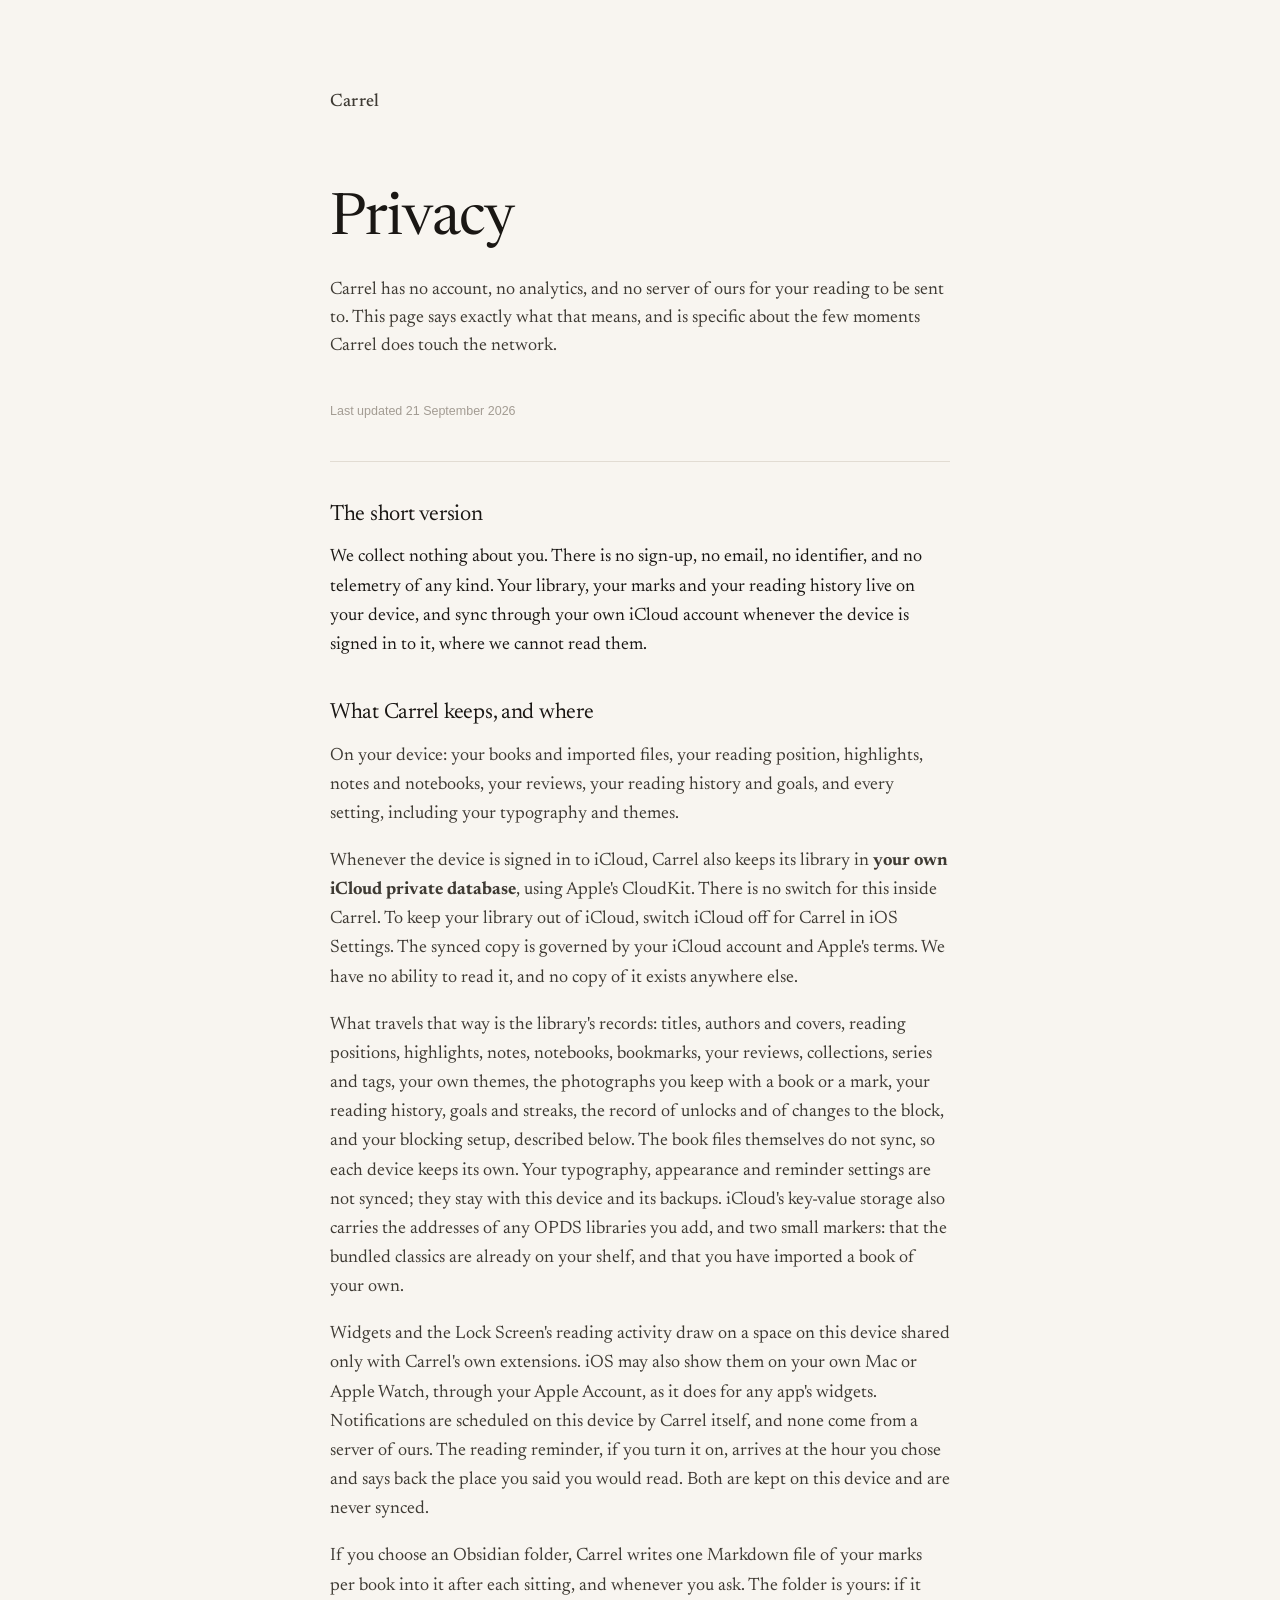
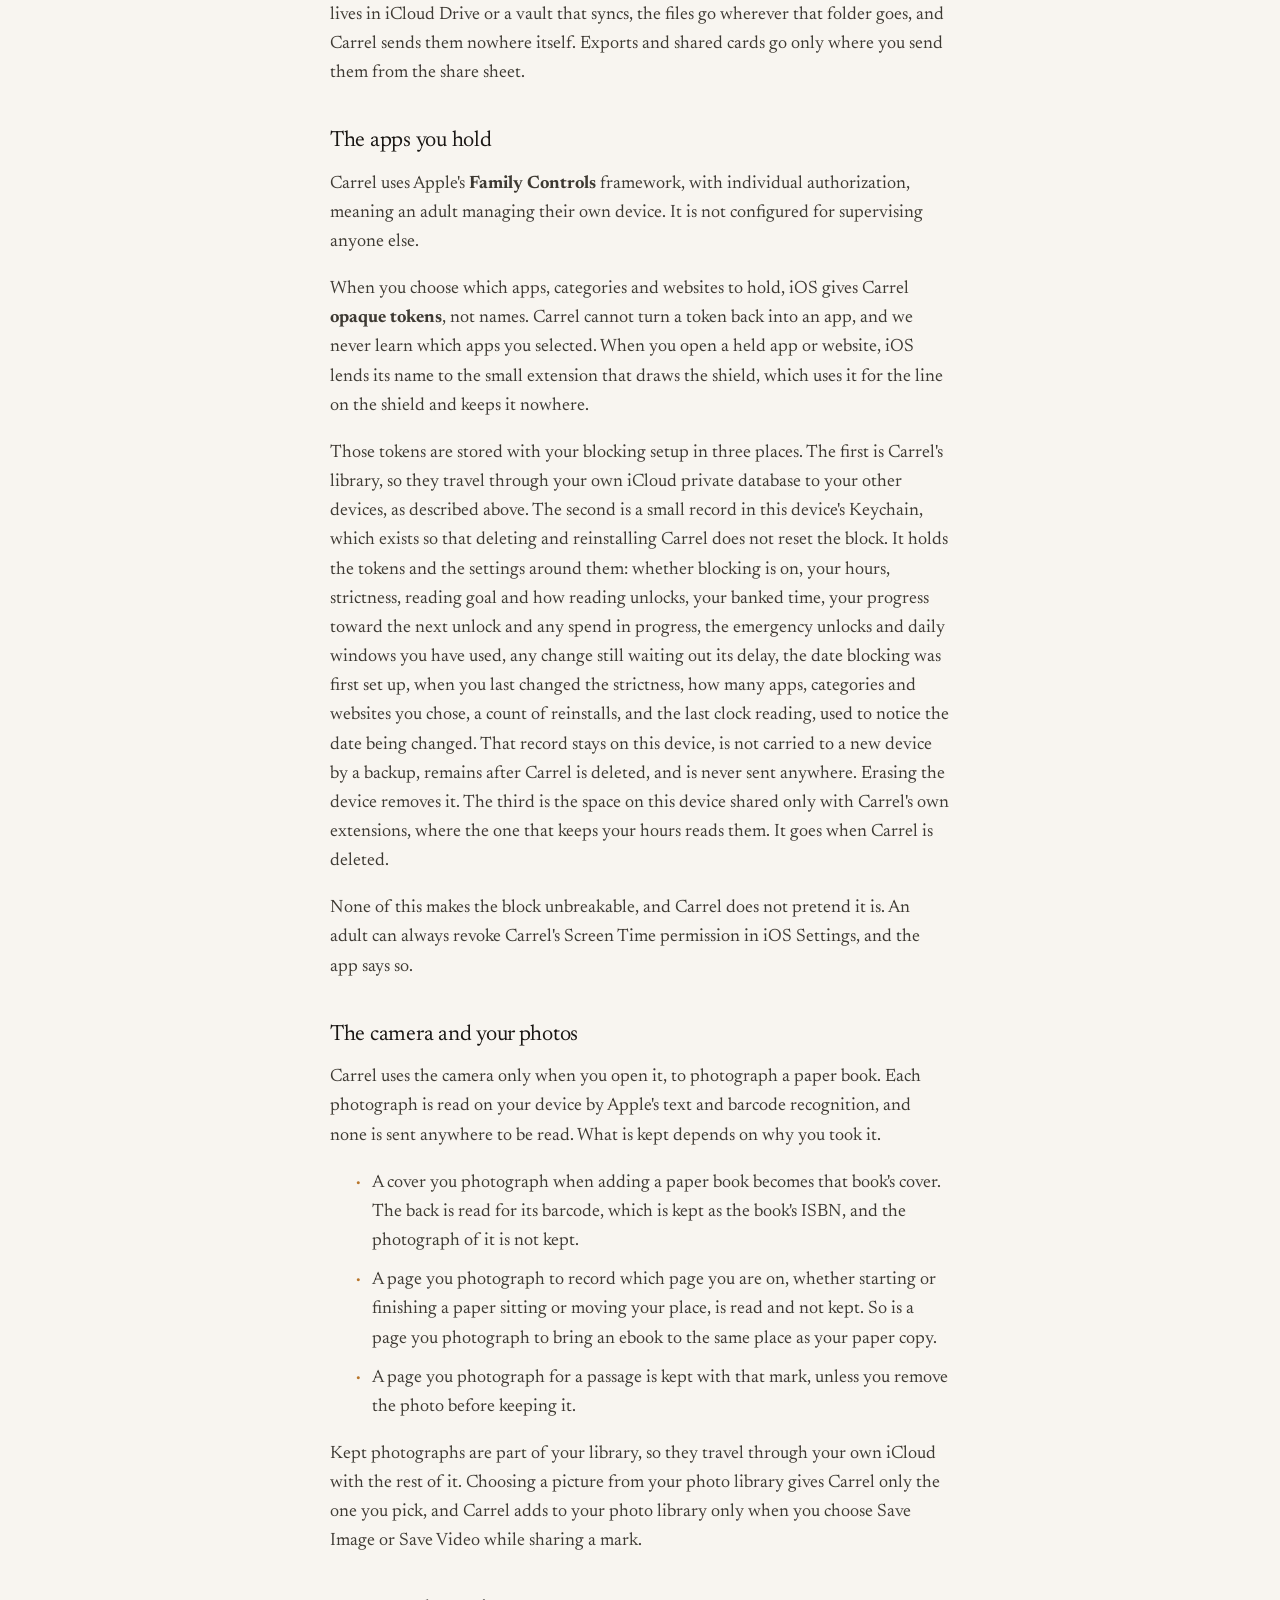
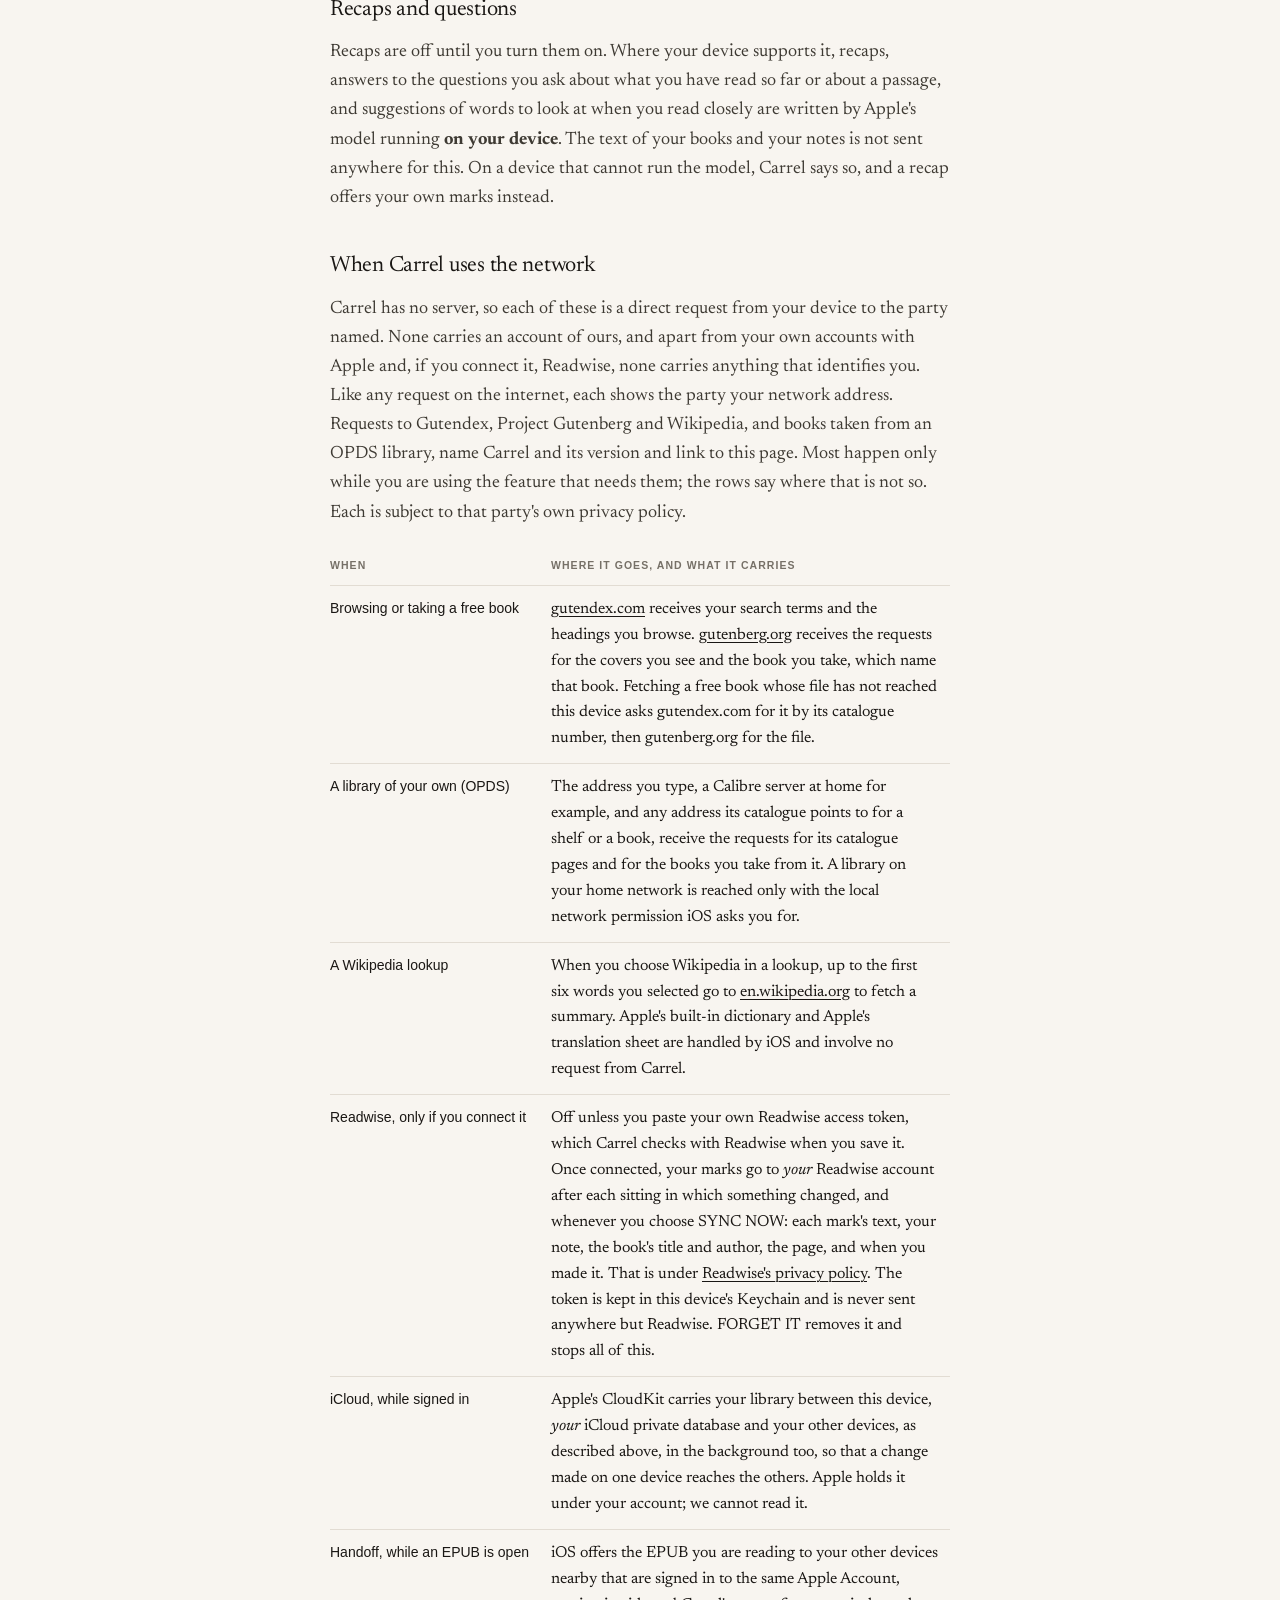
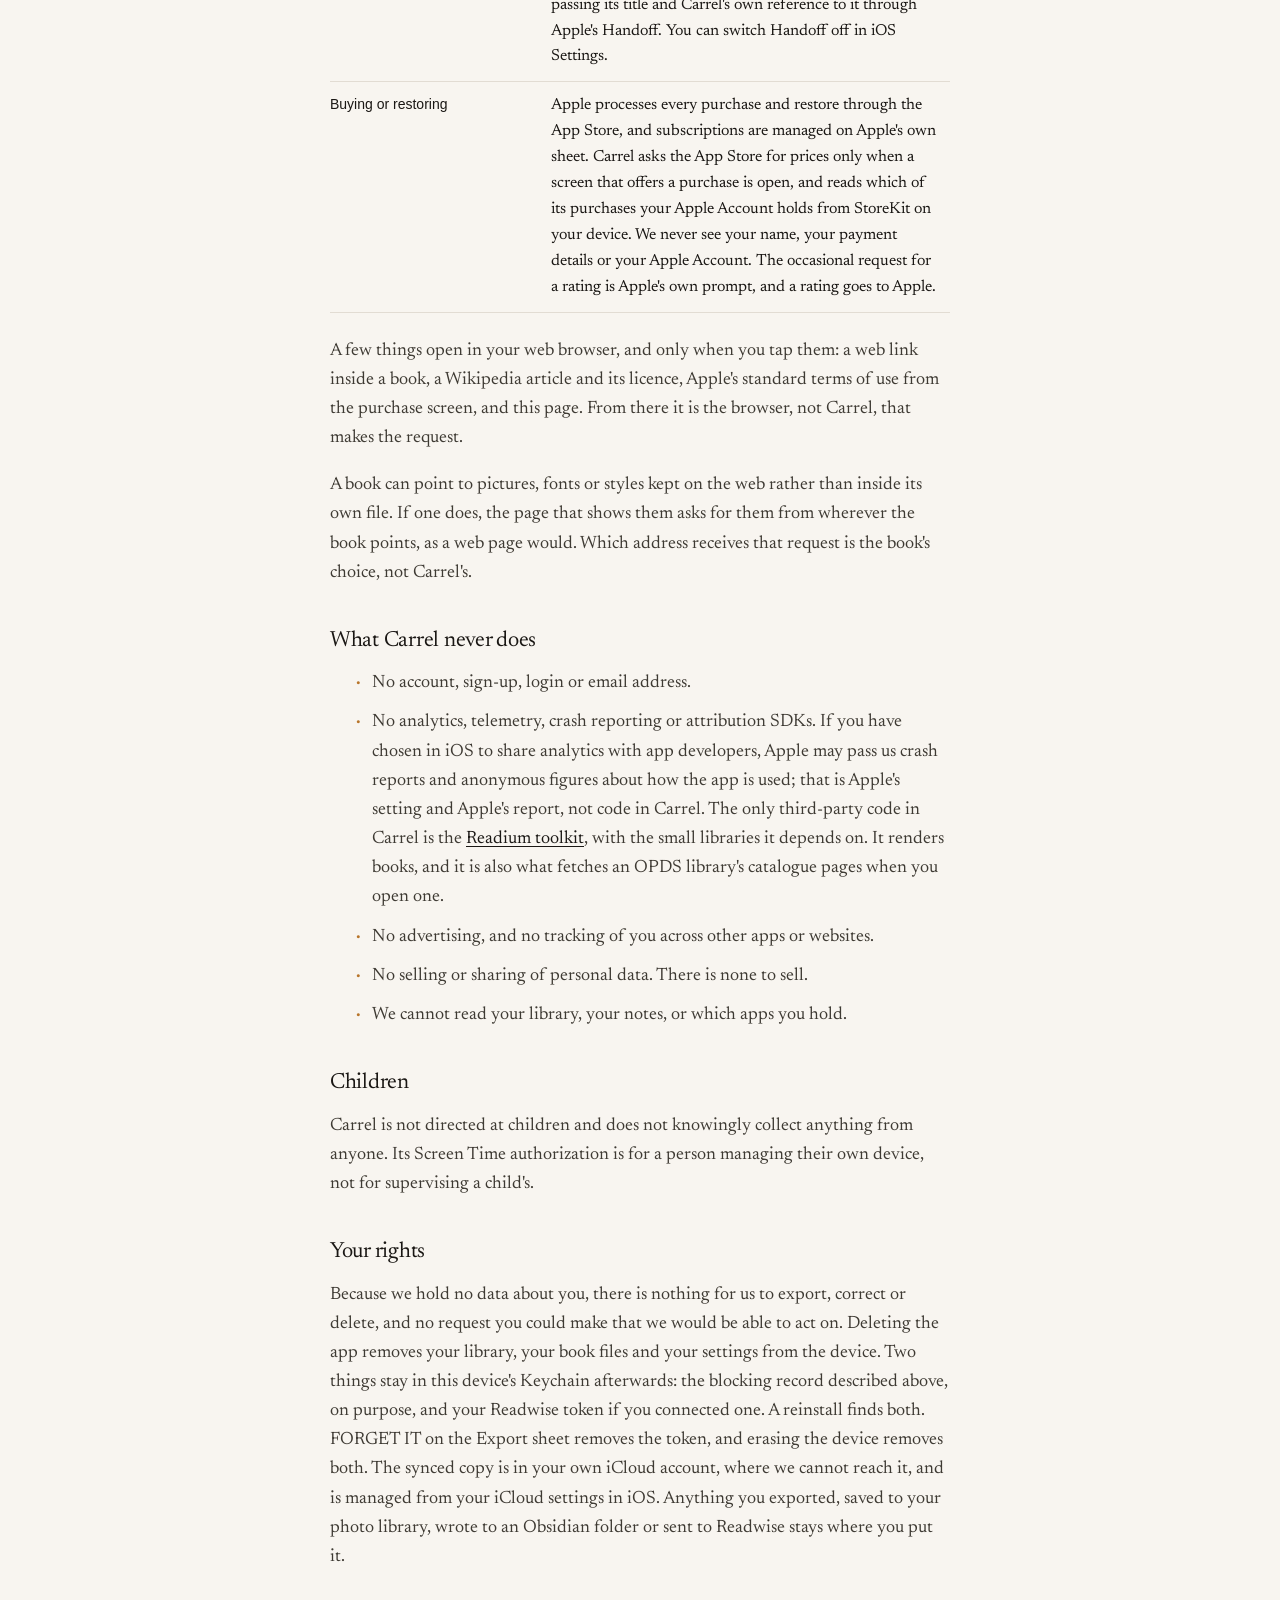
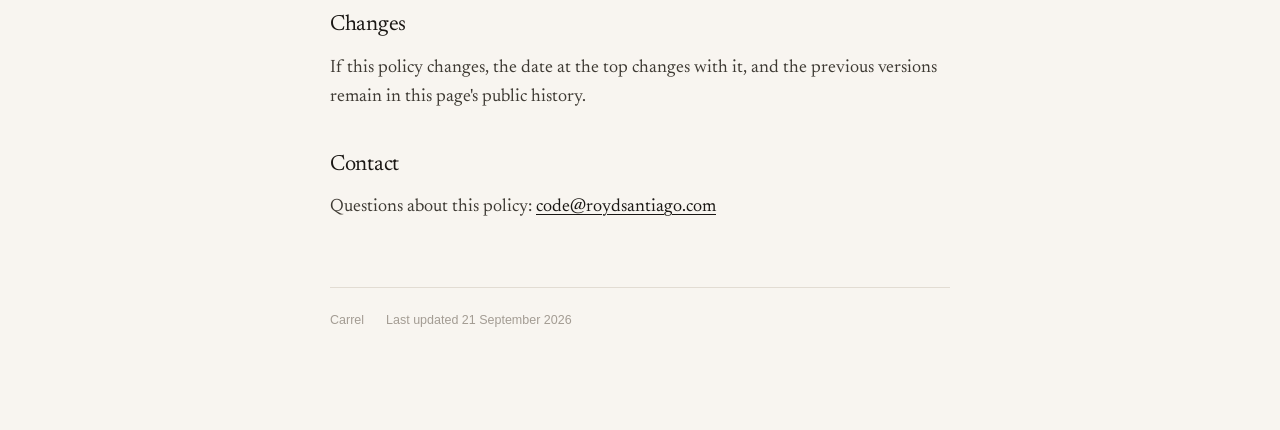
<file: privacy/index.html>
<!doctype html>
<html lang="en">
<head>
<meta charset="utf-8">
<meta name="viewport" content="width=device-width, initial-scale=1">
<title>Privacy · Carrel</title>
<meta name="description" content="Carrel's privacy policy. No account, no analytics, no servers of ours.">
<link rel="preconnect" href="https://fonts.googleapis.com">
<link rel="preconnect" href="https://fonts.gstatic.com" crossorigin>
<link rel="stylesheet" href="https://fonts.googleapis.com/css2?family=Newsreader:opsz,wght@6..72,400;6..72,500;6..72,600&display=swap">
<link rel="stylesheet" href="../style.css">
</head>
<body>

<div class="measure doc">
  <header class="top">
    <p class="wordmark">Carrel</p>
    <h1>Privacy</h1>
    <p class="standfirst">
      Carrel has no account, no analytics, and no server of ours for your reading to be sent to.
      This page says exactly what that means, and is specific about the few moments Carrel does
      touch the network.
    </p>
    <p class="updated">Last updated 21 September 2026</p>
    <hr class="rule">
  </header>

  <h2>The short version</h2>
  <p class="lede">
    We collect nothing about you. There is no sign-up, no email, no identifier, and no telemetry
    of any kind. Your library, your marks and your reading history live on your device, and sync
    through your own iCloud account whenever the device is signed in to it, where we cannot read
    them.
  </p>

  <h2>What Carrel keeps, and where</h2>
  <p>
    On your device: your books and imported files, your reading position, highlights, notes and
    notebooks, your reviews, your reading history and goals, and every setting, including your
    typography and themes.
  </p>
  <p>
    Whenever the device is signed in to iCloud, Carrel also keeps its library in <strong>your own
    iCloud private database</strong>, using Apple's CloudKit. There is no switch for this inside
    Carrel. To keep your library out of iCloud, switch iCloud off for Carrel in iOS Settings. The
    synced copy is governed by your iCloud account and Apple's terms. We have no ability to read
    it, and no copy of it exists anywhere else.
  </p>
  <p>
    What travels that way is the library's records: titles, authors and covers, reading positions,
    highlights, notes, notebooks, bookmarks, your reviews, collections, series and tags, your own
    themes, the photographs you keep with a book or a mark, your reading history, goals and
    streaks, the record of unlocks and of changes to the block, and your blocking setup, described
    below. The book files themselves do not sync, so each device keeps its own. Your typography,
    appearance and reminder settings are not synced; they stay with this device and its backups.
    iCloud's key-value storage also carries the addresses of any OPDS libraries you add, and two
    small markers: that the bundled classics are already on your shelf, and that you have imported
    a book of your own.
  </p>
  <p>
    Widgets and the Lock Screen's reading activity draw on a space on this device shared only with
    Carrel's own extensions. iOS may also show them on your own Mac or Apple Watch, through your
    Apple Account, as it does for any app's widgets. Notifications are scheduled on this device by
    Carrel itself, and none come from a server of ours. The reading reminder, if you turn it on,
    arrives at the hour you chose and says back the place you said you would read. Both are kept
    on this device and are never synced.
  </p>
  <p>
    If you choose an Obsidian folder, Carrel writes one Markdown file of your marks per book into
    it after each sitting, and whenever you ask. The folder is yours: if it lives in iCloud Drive
    or a vault that syncs, the files go wherever that folder goes, and Carrel sends them nowhere
    itself. Exports and shared cards go only where you send them from the share sheet.
  </p>

  <h2>The apps you hold</h2>
  <p>
    Carrel uses Apple's <strong>Family Controls</strong> framework, with individual authorization,
    meaning an adult managing their own device. It is not configured for supervising anyone else.
  </p>
  <p>
    When you choose which apps, categories and websites to hold, iOS gives Carrel <strong>opaque
    tokens</strong>, not names. Carrel cannot turn a token back into an app, and we never learn
    which apps you selected. When you open a held app or website, iOS lends its name to the small
    extension that draws the shield, which uses it for the line on the shield and keeps it nowhere.
  </p>
  <p>
    Those tokens are stored with your blocking setup in three places. The first is Carrel's
    library, so they travel through your own iCloud private database to your other devices, as
    described above. The second is a small record in this device's Keychain, which exists so that
    deleting and reinstalling Carrel does not reset the block. It holds the tokens and the
    settings around them: whether blocking is on, your hours, strictness, reading goal and how
    reading unlocks, your banked time, your progress toward the next unlock and any spend in
    progress, the emergency unlocks and daily windows you have used, any change still waiting out
    its delay, the date blocking was first set up, when you last changed the strictness, how many
    apps, categories and websites you chose, a count of reinstalls, and the last clock reading,
    used to notice the date being changed. That record stays on this device, is not carried to a
    new device by a backup, remains after Carrel is deleted, and is never sent anywhere. Erasing
    the device removes it. The third is the space on this device shared only with Carrel's own
    extensions, where the one that keeps your hours reads them. It goes when Carrel is deleted.
  </p>
  <p>
    None of this makes the block unbreakable, and Carrel does not pretend it is. An adult can
    always revoke Carrel's Screen Time permission in iOS Settings, and the app says so.
  </p>

  <h2>The camera and your photos</h2>
  <p>
    Carrel uses the camera only when you open it, to photograph a paper book. Each photograph is
    read on your device by Apple's text and barcode recognition, and none is sent anywhere to be
    read. What is kept depends on why you took it.
  </p>
  <ul class="plain">
    <li>A cover you photograph when adding a paper book becomes that book's cover. The back is read
        for its barcode, which is kept as the book's ISBN, and the photograph of it is not
        kept.</li>
    <li>A page you photograph to record which page you are on, whether starting or finishing a
        paper sitting or moving your place, is read and not kept. So is a page you photograph to
        bring an ebook to the same place as your paper copy.</li>
    <li>A page you photograph for a passage is kept with that mark, unless you remove the photo
        before keeping it.</li>
  </ul>
  <p>
    Kept photographs are part of your library, so they travel through your own iCloud with the
    rest of it. Choosing a picture from your photo library gives Carrel only the one you pick, and
    Carrel adds to your photo library only when you choose Save Image or Save Video while sharing
    a mark.
  </p>

  <h2>Recaps and questions</h2>
  <p>
    Recaps are off until you turn them on. Where your device supports it, recaps, answers to the
    questions you ask about what you have read so far or about a passage, and suggestions of words
    to look at when you read closely are written by Apple's model running <strong>on your
    device</strong>. The text of your books and your notes is not sent anywhere for this. On a device that cannot run
    the model, Carrel says so, and a recap offers your own marks instead.
  </p>

  <h2>When Carrel uses the network</h2>
  <p>
    Carrel has no server, so each of these is a direct request from your device to the party
    named. None carries an account of ours, and apart from your own accounts with Apple and, if you
    connect it, Readwise, none carries anything that identifies you. Like any request on the
    internet, each shows the party your network address. Requests to Gutendex, Project Gutenberg
    and Wikipedia, and books taken from an OPDS library, name Carrel and its version and link to
    this page. Most happen only while you are using the feature that needs them; the rows say where
    that is not so. Each is subject to that party's own privacy policy.
  </p>

  <table>
    <thead>
      <tr><th>When</th><th>Where it goes, and what it carries</th></tr>
    </thead>
    <tbody>
      <tr>
        <td>Browsing or taking a free book</td>
        <td><a href="https://gutendex.com">gutendex.com</a> receives your search terms and the
            headings you browse. <a href="https://www.gutenberg.org">gutenberg.org</a> receives
            the requests for the covers you see and the book you take, which name that book.
            Fetching a free book whose file has not reached this device asks gutendex.com for it
            by its catalogue number, then gutenberg.org for the file.</td>
      </tr>
      <tr>
        <td>A library of your own (OPDS)</td>
        <td>The address you type, a Calibre server at home for example, and any address its
            catalogue points to for a shelf or a book, receive the requests for its catalogue
            pages and for the books you take from it. A library on your home network
            is reached only with the local network permission iOS asks you for.</td>
      </tr>
      <tr>
        <td>A Wikipedia lookup</td>
        <td>When you choose Wikipedia in a lookup, up to the first six words you selected go to
            <a href="https://en.wikipedia.org">en.wikipedia.org</a> to fetch a summary. Apple's
            built-in dictionary and Apple's translation sheet are handled by iOS and involve no
            request from Carrel.</td>
      </tr>
      <tr>
        <td>Readwise, only if you connect it</td>
        <td>Off unless you paste your own Readwise access token, which Carrel checks with Readwise
            when you save it. Once connected, your marks go to <em>your</em> Readwise account after
            each sitting in which something changed, and whenever you choose SYNC NOW: each mark's
            text, your note, the book's title and author, the page, and when you made it. That is
            under <a href="https://readwise.io/privacy">Readwise's privacy policy</a>. The token is
            kept in this device's Keychain and is never sent anywhere but Readwise. FORGET IT
            removes it and stops all of this.</td>
      </tr>
      <tr>
        <td>iCloud, while signed in</td>
        <td>Apple's CloudKit carries your library between this device, <em>your</em> iCloud
            private database and your other devices, as described above, in the background too, so
            that a change made on one device reaches the others. Apple holds it under your account;
            we cannot read it.</td>
      </tr>
      <tr>
        <td>Handoff, while an EPUB is open</td>
        <td>iOS offers the EPUB you are reading to your other devices nearby that are signed in to
            the same Apple Account, passing its title and Carrel's own reference to it through Apple's Handoff.
            You can switch Handoff off in iOS Settings.</td>
      </tr>
      <tr>
        <td>Buying or restoring</td>
        <td>Apple processes every purchase and restore through the App Store, and subscriptions are
            managed on Apple's own sheet. Carrel asks the App Store for prices only when a screen
            that offers a purchase is open, and reads which of its purchases your Apple Account
            holds from StoreKit on your device. We never see your name, your payment details or
            your Apple Account. The occasional request for a rating is Apple's own prompt, and a
            rating goes to Apple.</td>
      </tr>
    </tbody>
  </table>

  <p>
    A few things open in your web browser, and only when you tap them: a web link inside a book, a
    Wikipedia article and its licence, Apple's standard terms of use from the purchase screen, and
    this page. From there it is the browser, not Carrel, that makes the request.
  </p>
  <p>
    A book can point to pictures, fonts or styles kept on the web rather than inside its own file.
    If one does, the page that shows them asks for them from wherever the book points, as a web
    page would. Which address receives that request is the book's choice, not Carrel's.
  </p>

  <h2>What Carrel never does</h2>
  <ul class="plain">
    <li>No account, sign-up, login or email address.</li>
    <li>No analytics, telemetry, crash reporting or attribution SDKs. If you have chosen in iOS to
        share analytics with app developers, Apple may pass us crash reports and anonymous
        figures about how the app is used; that is Apple's setting and Apple's report, not code in
        Carrel. The only third-party code in Carrel is the
        <a href="https://github.com/readium/swift-toolkit">Readium toolkit</a>, with the small
        libraries it depends on. It renders books, and it is also what fetches an OPDS library's
        catalogue pages when you open one.</li>
    <li>No advertising, and no tracking of you across other apps or websites.</li>
    <li>No selling or sharing of personal data. There is none to sell.</li>
    <li>We cannot read your library, your notes, or which apps you hold.</li>
  </ul>

  <h2>Children</h2>
  <p>
    Carrel is not directed at children and does not knowingly collect anything from anyone. Its
    Screen Time authorization is for a person managing their own device, not for supervising a
    child's.
  </p>

  <h2>Your rights</h2>
  <p>
    Because we hold no data about you, there is nothing for us to export, correct or delete, and no
    request you could make that we would be able to act on. Deleting the app removes your library,
    your book files and your settings from the device. Two things stay in this device's Keychain
    afterwards: the blocking record described above, on purpose, and your Readwise token if you
    connected one. A reinstall finds both. FORGET IT on the Export sheet removes the token, and
    erasing the device removes both. The synced copy is in your own iCloud account, where we
    cannot reach it, and is managed from your iCloud settings in iOS. Anything you
    exported, saved to your photo library, wrote to an Obsidian folder or sent to Readwise stays
    where you put it.
  </p>

  <h2>Changes</h2>
  <p>
    If this policy changes, the date at the top changes with it, and the previous versions remain
    in this page's public history.
  </p>

  <h2>Contact</h2>
  <p>
    Questions about this policy: <a href="mailto:code@roydsantiago.com">code@roydsantiago.com</a>
  </p>

  <footer class="foot">
    <span>Carrel</span>
    <span>Last updated 21 September 2026</span>
  </footer>
</div>

</body>
</html>
</file>
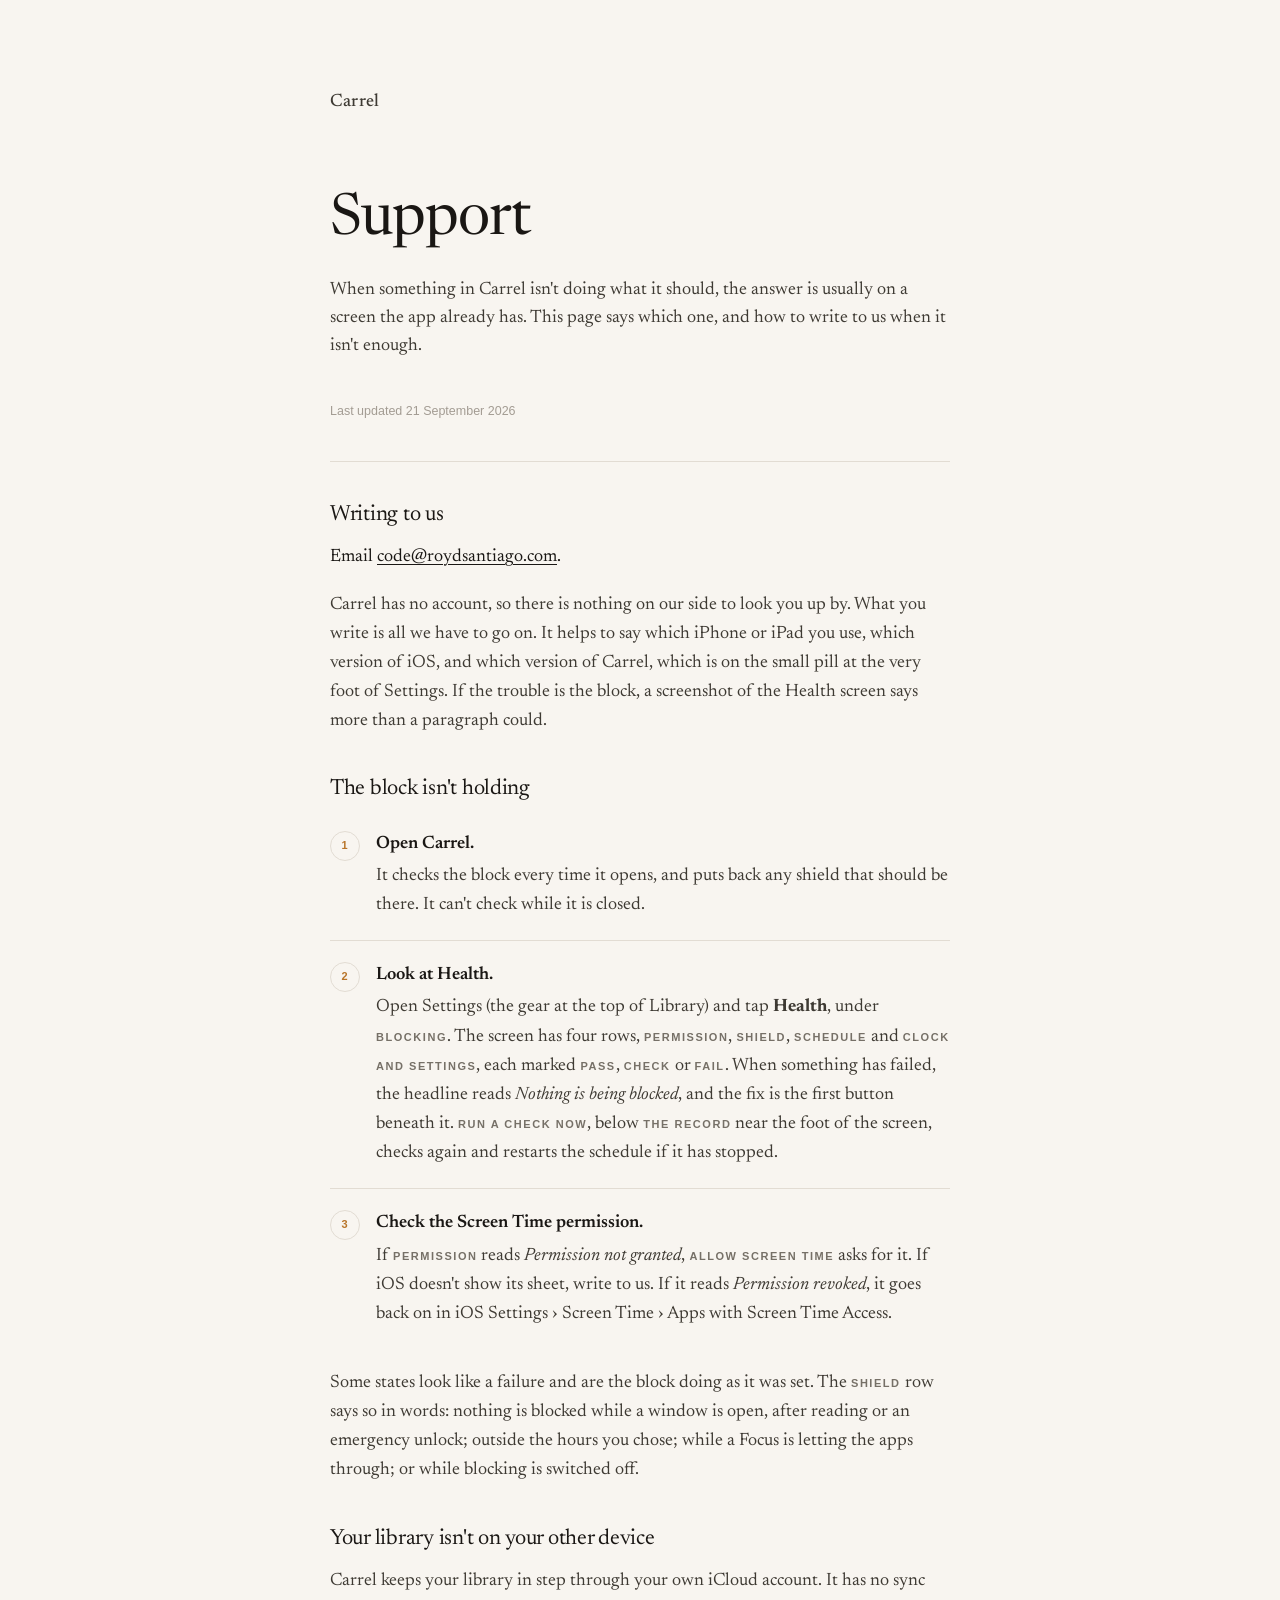
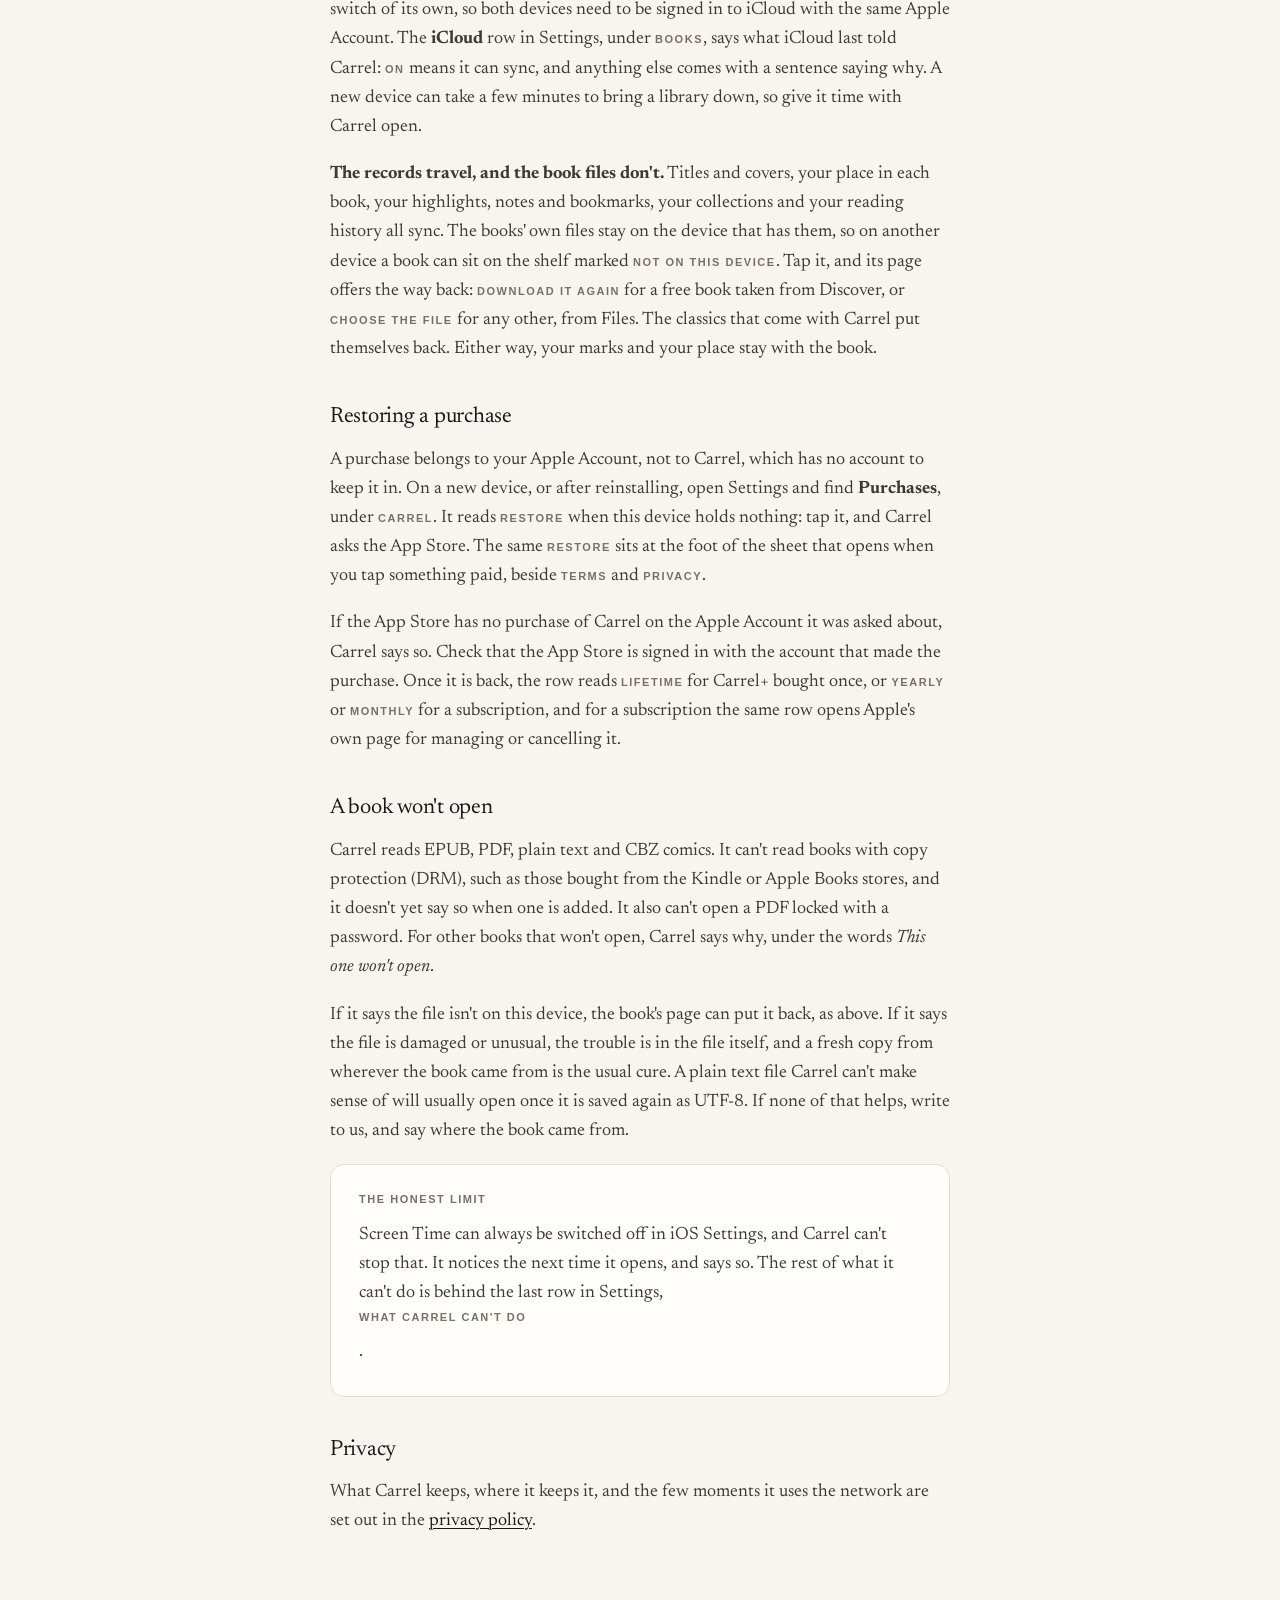
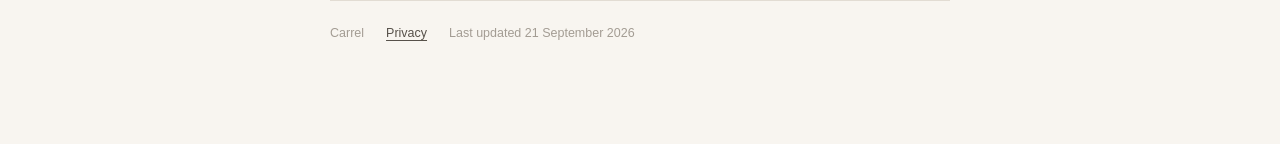
<file: support/index.html>
<!doctype html>
<html lang="en">
<head>
<meta charset="utf-8">
<meta name="viewport" content="width=device-width, initial-scale=1">
<title>Support · Carrel</title>
<meta name="description" content="Help with Carrel: when the block isn't holding, a library that hasn't reached another device, restoring a purchase, and a book that won't open.">
<link rel="preconnect" href="https://fonts.googleapis.com">
<link rel="preconnect" href="https://fonts.gstatic.com" crossorigin>
<link rel="stylesheet" href="https://fonts.googleapis.com/css2?family=Newsreader:opsz,wght@6..72,400;6..72,500;6..72,600&display=swap">
<link rel="stylesheet" href="../style.css">
</head>
<body>

<div class="measure doc">
  <header class="top">
    <p class="wordmark">Carrel</p>
    <h1>Support</h1>
    <p class="standfirst">
      When something in Carrel isn't doing what it should, the answer is usually on a screen the
      app already has. This page says which one, and how to write to us when it isn't enough.
    </p>
    <p class="updated">Last updated 21 September 2026</p>
    <hr class="rule">
  </header>

  <h2>Writing to us</h2>
  <p class="lede">
    Email <a href="mailto:code@roydsantiago.com">code@roydsantiago.com</a>.
  </p>
  <p>
    Carrel has no account, so there is nothing on our side to look you up by. What you write is
    all we have to go on. It helps to say which iPhone or iPad you use, which version of iOS, and
    which version of Carrel, which is on the small pill at the very foot of Settings. If the
    trouble is the block, a screenshot of the Health screen says more than a paragraph could.
  </p>

  <h2>The block isn't holding</h2>
  <ol class="steps">
    <li>
      <b>Open Carrel.</b>
      It checks the block every time it opens, and puts back any shield that should be there.
      It can't check while it is closed.
    </li>
    <li>
      <b>Look at Health.</b>
      Open Settings (the gear at the top of Library) and tap
      <strong>Health</strong>, under <span class="caps">Blocking</span>. The screen has four
      rows, <span class="caps">Permission</span>, <span class="caps">Shield</span>,
      <span class="caps">Schedule</span> and <span class="caps">Clock and settings</span>, each
      marked <span class="caps">Pass</span>, <span class="caps">Check</span> or
      <span class="caps">Fail</span>. When something has failed, the headline reads
      <em>Nothing is being blocked</em>, and the fix is the first button beneath it.
      <span class="caps">Run a check now</span>, below <span class="caps">The record</span> near
      the foot of the screen, checks again and restarts the schedule if it has stopped.
    </li>
    <li>
      <b>Check the Screen Time permission.</b>
      If <span class="caps">Permission</span> reads <em>Permission not granted</em>,
      <span class="caps">Allow Screen Time</span> asks for it. If iOS doesn't show its sheet,
      write to us. If it reads
      <em>Permission revoked</em>, it goes back on in iOS Settings &rsaquo; Screen Time &rsaquo;
      Apps with Screen Time Access.
    </li>
  </ol>
  <p>
    Some states look like a failure and are the block doing as it was set. The
    <span class="caps">Shield</span> row says so in words: nothing is blocked while a window is
    open, after reading or an emergency unlock; outside the hours you chose; while a Focus is
    letting the apps through; or while blocking is switched off.
  </p>

  <h2>Your library isn't on your other device</h2>
  <p>
    Carrel keeps your library in step through your own iCloud account. It has no sync switch of
    its own, so both devices need to be signed in to iCloud with the same Apple Account. The
    <strong>iCloud</strong> row in Settings, under <span class="caps">Books</span>, says what
    iCloud last told Carrel: <span class="caps">On</span> means it can sync, and anything else
    comes with a sentence saying why. A new device can take a few minutes to bring a library
    down, so give it time with Carrel open.
  </p>
  <p>
    <strong>The records travel, and the book files don't.</strong> Titles and covers, your place
    in each book, your highlights, notes and bookmarks, your collections and your reading history
    all sync. The books' own files stay on the device that has them, so on another device a book
    can sit on the shelf marked <span class="caps">Not on this device</span>. Tap it, and its
    page offers the way back: <span class="caps">Download it again</span> for a free book taken
    from Discover, or <span class="caps">Choose the file</span> for any other, from Files. The
    classics that come with Carrel put themselves back. Either way, your marks and your place
    stay with the book.
  </p>

  <h2>Restoring a purchase</h2>
  <p>
    A purchase belongs to your Apple Account, not to Carrel, which has no account to keep it in.
    On a new device, or after reinstalling, open Settings and find <strong>Purchases</strong>,
    under <span class="caps">Carrel</span>. It reads <span class="caps">Restore</span> when this
    device holds nothing: tap it, and Carrel asks the App Store. The same
    <span class="caps">Restore</span> sits at the foot of the sheet that opens when you tap
    something paid, beside <span class="caps">Terms</span> and <span class="caps">Privacy</span>.
  </p>
  <p>
    If the App Store has no purchase of Carrel on the Apple Account it was asked about, Carrel
    says so. Check that the App Store is signed in with the account that made the purchase. Once
    it is back, the row reads <span class="caps">Lifetime</span> for Carrel+ bought once, or
    <span class="caps">Yearly</span> or <span class="caps">Monthly</span> for a subscription, and
    for a subscription the same row opens Apple's own page for managing or cancelling it.
  </p>

  <h2>A book won't open</h2>
  <p>
    Carrel reads EPUB, PDF, plain text and CBZ comics. It can't read books with copy protection
    (DRM), such as those bought from the Kindle or Apple Books stores, and it doesn't yet say so
    when one is added. It also can't open a PDF locked with a password. For other books that
    won't open, Carrel says why, under the words <em>This one won't open</em>.
  </p>
  <p>
    If it says the file isn't on this device, the book's page can put it back, as above. If it
    says the file is damaged or unusual, the trouble is in the file itself, and a fresh copy from
    wherever the book came from is the usual cure. A plain text file Carrel can't make sense of
    will usually open once it is saved again as UTF-8. If none of that helps, write to us, and say
    where the book came from.
  </p>

  <div class="panel">
    <span class="caps">The honest limit</span>
    <p>
      Screen Time can always be switched off in iOS Settings, and Carrel can't stop that. It
      notices the next time it opens, and says so. The rest of what it can't do is behind the
      last row in Settings, <span class="caps">What Carrel can't do</span>.
    </p>
  </div>

  <h2>Privacy</h2>
  <p>
    What Carrel keeps, where it keeps it, and the few moments it uses the network are set out in
    the <a href="../privacy/">privacy policy</a>.
  </p>

  <footer class="foot">
    <span>Carrel</span>
    <a href="../privacy/">Privacy</a>
    <span>Last updated 21 September 2026</span>
  </footer>
</div>

</body>
</html>
</file>
<file: style.css>
/* Carrel — the app's own palette, taken from DesignSystem/Tokens.swift.
   Light and dark are the app's two Palettes verbatim, so the site and the
   product are recognisably the same object. */

:root {
  --paper:      #F8F5F0;
  --raised:     #FFFDF9;
  --ink:        #1A1714;
  --prose:      #3E3A33;
  --secondary:  #57514A;
  --label:      #767067;
  --tertiary:   #A39C93;
  --hairline:   #E2DCD3;
  --resume:     #B8752A;   /* the one functional accent */
  --remove:     #7B2233;
  --ground:     #2E2721;

  --serif: "Newsreader", Georgia, "Times New Roman", serif;
  --sans: -apple-system, BlinkMacSystemFont, "Segoe UI", Helvetica, Arial, sans-serif;
  --measure: 620px;
}

@media (prefers-color-scheme: dark) {
  :root:not([data-theme="light"]) {
    --paper:     #1A1714;
    --raised:    #302D29;
    --ink:       #F5F1EA;
    --prose:     #D6D2CC;
    --secondary: #B8B4AE;
    --label:     #999590;
    --tertiary:  #6D6A65;
    --hairline:  #35312C;
    --resume:    #D9954A;
    --remove:    #C97F8E;
    --ground:    #23201C;
  }
}

* { box-sizing: border-box; }

html { -webkit-text-size-adjust: 100%; }

body {
  background: var(--paper);
  color: var(--ink);
  font-family: var(--serif);
  font-size: 19px;
  line-height: 1.62;
  margin: 0;
  padding: 0 24px 100px;
  -webkit-font-smoothing: antialiased;
}

.measure { max-width: var(--measure); margin: 0 auto; }

/* ---- the caps label, as the app sets it ---- */
.caps {
  font-family: var(--sans);
  font-size: 11px;
  font-weight: 600;
  letter-spacing: 0.14em;
  text-transform: uppercase;
  color: var(--label);
}

a { color: var(--ink); text-decoration-thickness: 1px; text-underline-offset: 3px; }
a:hover { color: var(--resume); }
a:focus-visible { outline: 2px solid var(--resume); outline-offset: 3px; border-radius: 2px; }

/* ---- masthead ---- */
header.top { padding: 88px 0 0; }

.wordmark {
  font-family: var(--serif);
  font-weight: 500;
  font-size: 21px;
  letter-spacing: 0.01em;
  margin: 0 0 72px;
}

h1 {
  font-family: var(--serif);
  font-weight: 400;
  font-size: clamp(38px, 7vw, 58px);
  line-height: 1.1;
  letter-spacing: -0.018em;
  text-wrap: balance;
  margin: 0 0 24px;
}

.standfirst {
  font-size: 21px;
  line-height: 1.55;
  color: var(--prose);
  margin: 0 0 40px;
}

.rule { height: 1px; background: var(--hairline); border: 0; margin: 0 0 40px; }

section { margin: 0 0 56px; }
h2 {
  font-family: var(--serif);
  font-weight: 400;
  font-size: 27px;
  letter-spacing: -0.012em;
  line-height: 1.25;
  margin: 0 0 14px;
  text-wrap: balance;
}
p { margin: 0 0 18px; color: var(--prose); }
p.lede { color: var(--ink); }

/* ---- the three steps ---- */
ol.steps { list-style: none; counter-reset: s; padding: 0; margin: 26px 0 8px; }
ol.steps li {
  counter-increment: s;
  padding: 0 0 20px 46px;
  position: relative;
  margin-bottom: 20px;
  border-bottom: 1px solid var(--hairline);
}
ol.steps li:last-child { border-bottom: 0; }
ol.steps li::before {
  content: counter(s);
  position: absolute;
  left: 0; top: 1px;
  font-family: var(--sans);
  font-size: 11px;
  font-weight: 600;
  letter-spacing: 0.1em;
  color: var(--resume);
  border: 1px solid var(--hairline);
  width: 28px; height: 28px;
  display: grid; place-items: center;
  border-radius: 50%;
}
ol.steps b { font-weight: 600; color: var(--ink); display: block; margin-bottom: 3px; }

/* ---- the honesty panel, in the app's raised-card idiom ---- */
.panel {
  background: var(--raised);
  border: 1px solid var(--hairline);
  border-radius: 14px;
  padding: 26px 28px 10px;
  margin: 0 0 26px;
}
.panel .caps { display: block; margin-bottom: 12px; }

ul.plain { list-style: none; padding: 0; margin: 0 0 18px; }
ul.plain li { padding-left: 20px; position: relative; margin-bottom: 10px; color: var(--prose); }
ul.plain li::before {
  content: "·";
  position: absolute; left: 4px;
  color: var(--resume);
  font-weight: 700;
}

.status {
  font-family: var(--sans);
  font-size: 13px;
  letter-spacing: 0.02em;
  color: var(--secondary);
  border: 1px solid var(--hairline);
  border-radius: 999px;
  padding: 9px 18px;
  display: inline-block;
}

footer.foot {
  border-top: 1px solid var(--hairline);
  padding-top: 22px;
  margin-top: 64px;
  font-family: var(--sans);
  font-size: 12.5px;
  color: var(--tertiary);
  display: flex;
  flex-wrap: wrap;
  gap: 8px 22px;
  align-items: baseline;
}
footer.foot a { color: var(--secondary); }

/* ---- policy document ---- */
.doc h2 { font-size: 22px; margin-top: 40px; }
.doc h3 {
  font-family: var(--sans);
  font-size: 12px; font-weight: 600;
  letter-spacing: 0.12em; text-transform: uppercase;
  color: var(--label);
  margin: 30px 0 8px;
}
.doc p, .doc li { font-size: 18px; }
.doc ul { padding-left: 22px; }
.doc li { margin-bottom: 9px; color: var(--prose); }
.doc .updated { font-family: var(--sans); font-size: 12.5px; color: var(--tertiary); margin-bottom: 40px; }
.doc table { border-collapse: collapse; width: 100%; margin: 8px 0 24px; font-size: 16px; }
.doc th, .doc td { text-align: left; padding: 11px 12px 11px 0; border-bottom: 1px solid var(--hairline); vertical-align: top; }
.doc th { font-family: var(--sans); font-size: 10.5px; font-weight: 600; letter-spacing: 0.1em; text-transform: uppercase; color: var(--label); }
.doc td:first-child { white-space: nowrap; padding-right: 22px; font-family: var(--sans); font-size: 14px; color: var(--ink); }

.backlink { display: inline-block; margin-bottom: 34px; }

@media (max-width: 600px) {
  body { font-size: 18px; padding: 0 20px 72px; }
  header.top { padding-top: 56px; }
  .wordmark { margin-bottom: 48px; }
  .doc table, .doc thead, .doc tbody, .doc tr, .doc td, .doc th { display: block; width: 100%; }
  .doc thead { display: none; }
  .doc td { border-bottom: 0; padding-bottom: 2px; }
  .doc tr { border-bottom: 1px solid var(--hairline); padding-bottom: 12px; margin-bottom: 12px; display: block; }
  .doc td:first-child { font-weight: 600; white-space: normal; }
}

@media (prefers-reduced-motion: reduce) { * { animation: none !important; transition: none !important; } }
</file>
